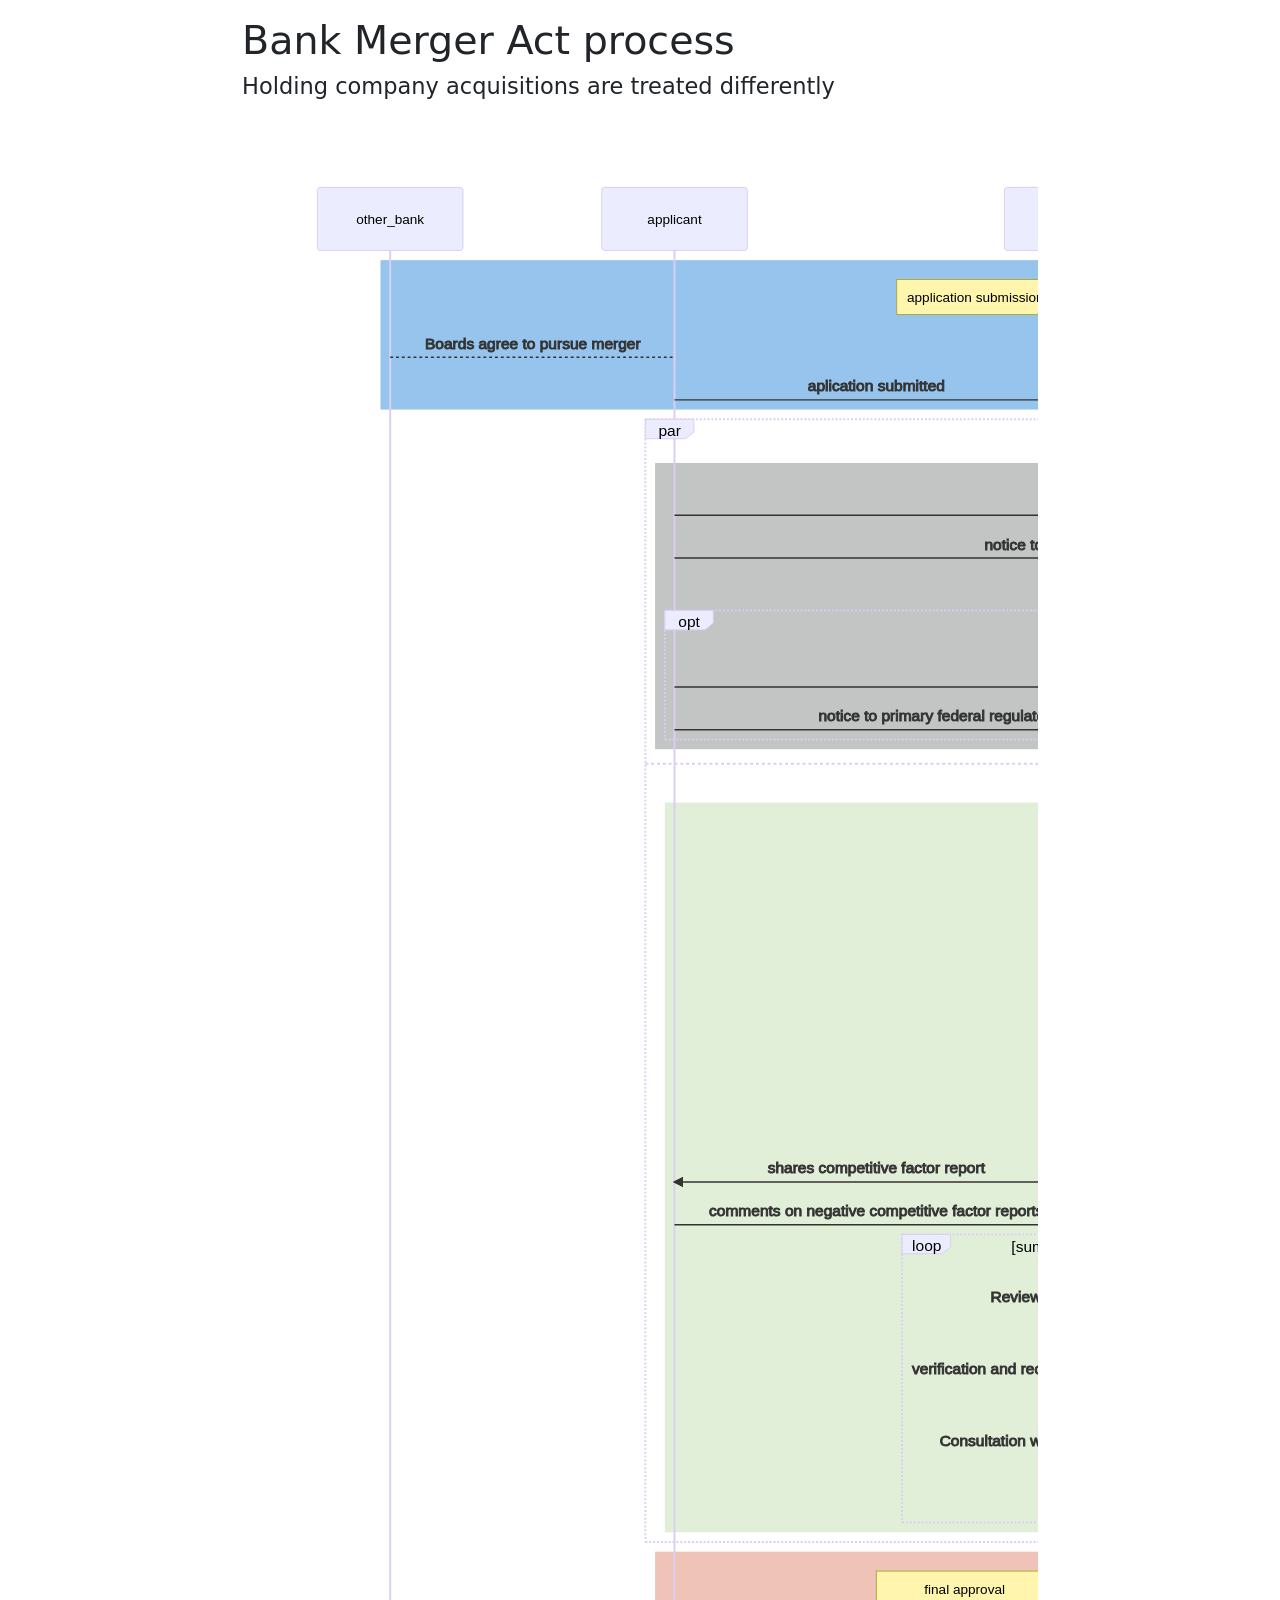
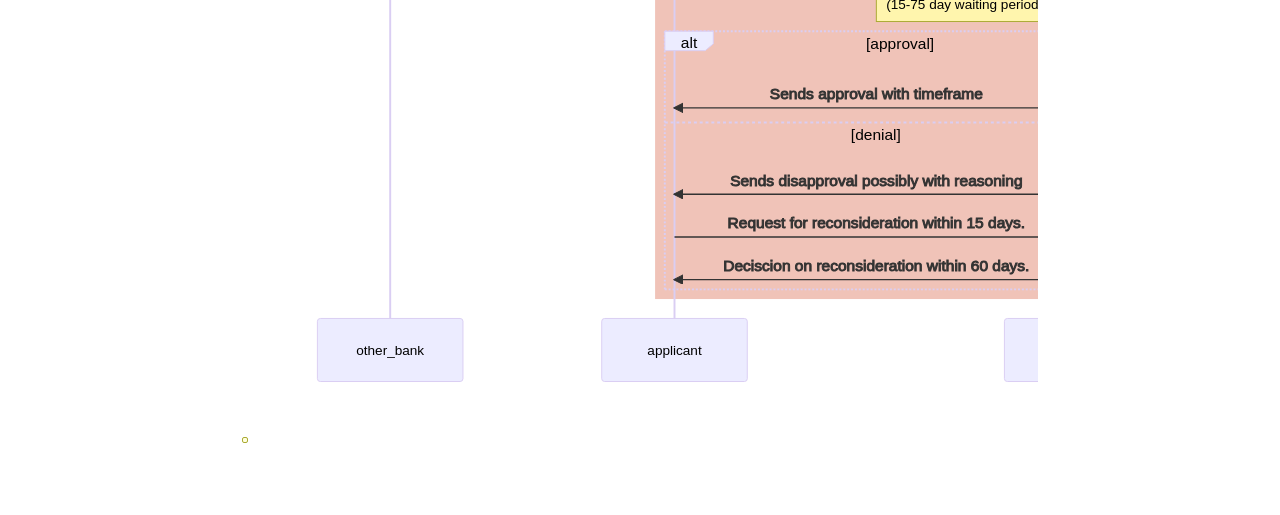
<file: index.html>
<!DOCTYPE html>
<html xmlns="http://www.w3.org/1999/xhtml" lang="en" xml:lang="en"><head>

<meta charset="utf-8">
<meta name="generator" content="quarto-1.2.247">

<meta name="viewport" content="width=device-width, initial-scale=1.0, user-scalable=yes">


<title>Bank Merger Act process</title>
<style>
code{white-space: pre-wrap;}
span.smallcaps{font-variant: small-caps;}
div.columns{display: flex; gap: min(4vw, 1.5em);}
div.column{flex: auto; overflow-x: auto;}
div.hanging-indent{margin-left: 1.5em; text-indent: -1.5em;}
ul.task-list{list-style: none;}
ul.task-list li input[type="checkbox"] {
  width: 0.8em;
  margin: 0 0.8em 0.2em -1.6em;
  vertical-align: middle;
}
</style>


<script src="diagram_files/libs/clipboard/clipboard.min.js"></script>
<script src="diagram_files/libs/quarto-html/quarto.js"></script>
<script src="diagram_files/libs/quarto-html/popper.min.js"></script>
<script src="diagram_files/libs/quarto-html/tippy.umd.min.js"></script>
<script src="diagram_files/libs/quarto-html/anchor.min.js"></script>
<link href="diagram_files/libs/quarto-html/tippy.css" rel="stylesheet">
<link href="diagram_files/libs/quarto-html/quarto-syntax-highlighting.css" rel="stylesheet" id="quarto-text-highlighting-styles">
<script src="diagram_files/libs/bootstrap/bootstrap.min.js"></script>
<link href="diagram_files/libs/bootstrap/bootstrap-icons.css" rel="stylesheet">
<link href="diagram_files/libs/bootstrap/bootstrap.min.css" rel="stylesheet" id="quarto-bootstrap" data-mode="light">
<script src="diagram_files/libs/quarto-diagram/mermaid.min.js"></script>
<script src="diagram_files/libs/quarto-diagram/mermaid-init.js"></script>
<link href="diagram_files/libs/quarto-diagram/mermaid.css" rel="stylesheet">


<link rel="stylesheet" href="styles.css">
</head>

<body class="fullcontent">

<div id="quarto-content" class="page-columns page-rows-contents page-layout-article">

<main class="content" id="quarto-document-content">

<header id="title-block-header" class="quarto-title-block default">
<div class="quarto-title">
<h1 class="title">Bank Merger Act process</h1>
<p class="subtitle lead">Holding company acquisitions are treated differently</p>
</div>



<div class="quarto-title-meta">

    
  
    
  </div>
  

</header>

<div class="cell">
<div class="cell-output-display">
<div>
<p>
</p><pre class="mermaid mermaid-js" data-tooltip-selector="#mermaid-tooltip-1">sequenceDiagram
  participant other_bank
  participant applicant
  participant FDIC
  participant other_regulators
  participant DOJ
  participant consumers

  rect rgb(150, 196, 237)
  Note left of FDIC: application submission
  other_bank--&gt;applicant: Boards agree to pursue merger
  applicant-&gt;&gt;FDIC: aplication submitted

  end
  
  par other notices 
    rect rgb(195, 196, 196)
    applicant-&gt;&gt;consumers: notice of merger publication
    applicant-&gt;&gt;states: notice to state banking regulators (although this may be through the Federal Reserve?)
    consumers-&gt;&gt;FDIC: comment period
    opt if branches closed 
      applicant-&gt;&gt;consumers: notice of branch closures 90 days before
      applicant-&gt;&gt;other_regulators: notice to primary federal regulator 90 days before
    end
    end

  and review period
    rect rgb(   226, 239, 216)
    Note right of consumers: review and verification &lt;br&gt; (60 days) 
    FDIC-&gt;&gt;DOJ: forward application and request competitive factor report
    DOJ-&gt;&gt;FDIC: competitive factor report 
    states-&gt;&gt;FDIC: confirmation of notification
     opt if merged greater than 30% of branches in state
      FDIC-&gt;&gt;states: exception process 
      states-&gt;&gt;FDIC: can allow excepted merger to continue
    end
    FDIC-&gt;&gt;applicant: shares competitive factor report
    applicant-&gt;&gt;FDIC: comments on negative competitive factor reports 
  loop summary of investigation
   FDIC-&gt;&gt;FDIC: Reviews statutory factors
   FDIC-&gt;&gt;FDIC: verification and reconciliation of branch closures 
   FDIC-&gt;&gt;FDIC: Consultation with supervisory regulators
   end
  end
  end
  
  rect rgb(240, 195, 184)
    Note left of FDIC: final approval &lt;br&gt; (15-75 day waiting period)
      alt approval
      FDIC-&gt;&gt;applicant: Sends approval with timeframe
      else denial 
      FDIC-&gt;&gt;applicant: Sends disapproval possibly with reasoning
      applicant-&gt;&gt;FDIC: Request for reconsideration within 15 days.
      FDIC-&gt;&gt;applicant: Deciscion on reconsideration within 60 days.
      end
  end
    
</pre>
<div id="mermaid-tooltip-1" class="mermaidTooltip">

</div>
<p></p>
</div>
</div>
</div>

</main>
<!-- /main column -->
<script id="quarto-html-after-body" type="application/javascript">
window.document.addEventListener("DOMContentLoaded", function (event) {
  const toggleBodyColorMode = (bsSheetEl) => {
    const mode = bsSheetEl.getAttribute("data-mode");
    const bodyEl = window.document.querySelector("body");
    if (mode === "dark") {
      bodyEl.classList.add("quarto-dark");
      bodyEl.classList.remove("quarto-light");
    } else {
      bodyEl.classList.add("quarto-light");
      bodyEl.classList.remove("quarto-dark");
    }
  }
  const toggleBodyColorPrimary = () => {
    const bsSheetEl = window.document.querySelector("link#quarto-bootstrap");
    if (bsSheetEl) {
      toggleBodyColorMode(bsSheetEl);
    }
  }
  toggleBodyColorPrimary();  
  const icon = "";
  const anchorJS = new window.AnchorJS();
  anchorJS.options = {
    placement: 'right',
    icon: icon
  };
  anchorJS.add('.anchored');
  const clipboard = new window.ClipboardJS('.code-copy-button', {
    target: function(trigger) {
      return trigger.previousElementSibling;
    }
  });
  clipboard.on('success', function(e) {
    // button target
    const button = e.trigger;
    // don't keep focus
    button.blur();
    // flash "checked"
    button.classList.add('code-copy-button-checked');
    var currentTitle = button.getAttribute("title");
    button.setAttribute("title", "Copied!");
    let tooltip;
    if (window.bootstrap) {
      button.setAttribute("data-bs-toggle", "tooltip");
      button.setAttribute("data-bs-placement", "left");
      button.setAttribute("data-bs-title", "Copied!");
      tooltip = new bootstrap.Tooltip(button, 
        { trigger: "manual", 
          customClass: "code-copy-button-tooltip",
          offset: [0, -8]});
      tooltip.show();    
    }
    setTimeout(function() {
      if (tooltip) {
        tooltip.hide();
        button.removeAttribute("data-bs-title");
        button.removeAttribute("data-bs-toggle");
        button.removeAttribute("data-bs-placement");
      }
      button.setAttribute("title", currentTitle);
      button.classList.remove('code-copy-button-checked');
    }, 1000);
    // clear code selection
    e.clearSelection();
  });
  function tippyHover(el, contentFn) {
    const config = {
      allowHTML: true,
      content: contentFn,
      maxWidth: 500,
      delay: 100,
      arrow: false,
      appendTo: function(el) {
          return el.parentElement;
      },
      interactive: true,
      interactiveBorder: 10,
      theme: 'quarto',
      placement: 'bottom-start'
    };
    window.tippy(el, config); 
  }
  const noterefs = window.document.querySelectorAll('a[role="doc-noteref"]');
  for (var i=0; i<noterefs.length; i++) {
    const ref = noterefs[i];
    tippyHover(ref, function() {
      // use id or data attribute instead here
      let href = ref.getAttribute('data-footnote-href') || ref.getAttribute('href');
      try { href = new URL(href).hash; } catch {}
      const id = href.replace(/^#\/?/, "");
      const note = window.document.getElementById(id);
      return note.innerHTML;
    });
  }
  const findCites = (el) => {
    const parentEl = el.parentElement;
    if (parentEl) {
      const cites = parentEl.dataset.cites;
      if (cites) {
        return {
          el,
          cites: cites.split(' ')
        };
      } else {
        return findCites(el.parentElement)
      }
    } else {
      return undefined;
    }
  };
  var bibliorefs = window.document.querySelectorAll('a[role="doc-biblioref"]');
  for (var i=0; i<bibliorefs.length; i++) {
    const ref = bibliorefs[i];
    const citeInfo = findCites(ref);
    if (citeInfo) {
      tippyHover(citeInfo.el, function() {
        var popup = window.document.createElement('div');
        citeInfo.cites.forEach(function(cite) {
          var citeDiv = window.document.createElement('div');
          citeDiv.classList.add('hanging-indent');
          citeDiv.classList.add('csl-entry');
          var biblioDiv = window.document.getElementById('ref-' + cite);
          if (biblioDiv) {
            citeDiv.innerHTML = biblioDiv.innerHTML;
          }
          popup.appendChild(citeDiv);
        });
        return popup.innerHTML;
      });
    }
  }
});
</script>
</div> <!-- /content -->



</body></html>
</file>
<file: diagram_files/libs/quarto-html/tippy.css>
.tippy-box[data-animation=fade][data-state=hidden]{opacity:0}[data-tippy-root]{max-width:calc(100vw - 10px)}.tippy-box{position:relative;background-color:#333;color:#fff;border-radius:4px;font-size:14px;line-height:1.4;white-space:normal;outline:0;transition-property:transform,visibility,opacity}.tippy-box[data-placement^=top]>.tippy-arrow{bottom:0}.tippy-box[data-placement^=top]>.tippy-arrow:before{bottom:-7px;left:0;border-width:8px 8px 0;border-top-color:initial;transform-origin:center top}.tippy-box[data-placement^=bottom]>.tippy-arrow{top:0}.tippy-box[data-placement^=bottom]>.tippy-arrow:before{top:-7px;left:0;border-width:0 8px 8px;border-bottom-color:initial;transform-origin:center bottom}.tippy-box[data-placement^=left]>.tippy-arrow{right:0}.tippy-box[data-placement^=left]>.tippy-arrow:before{border-width:8px 0 8px 8px;border-left-color:initial;right:-7px;transform-origin:center left}.tippy-box[data-placement^=right]>.tippy-arrow{left:0}.tippy-box[data-placement^=right]>.tippy-arrow:before{left:-7px;border-width:8px 8px 8px 0;border-right-color:initial;transform-origin:center right}.tippy-box[data-inertia][data-state=visible]{transition-timing-function:cubic-bezier(.54,1.5,.38,1.11)}.tippy-arrow{width:16px;height:16px;color:#333}.tippy-arrow:before{content:"";position:absolute;border-color:transparent;border-style:solid}.tippy-content{position:relative;padding:5px 9px;z-index:1}
</file>
<file: diagram_files/libs/quarto-html/quarto-syntax-highlighting.css>
/* quarto syntax highlight colors */
:root {
  --quarto-hl-ot-color: #003B4F;
  --quarto-hl-at-color: #657422;
  --quarto-hl-ss-color: #20794D;
  --quarto-hl-an-color: #5E5E5E;
  --quarto-hl-fu-color: #4758AB;
  --quarto-hl-st-color: #20794D;
  --quarto-hl-cf-color: #003B4F;
  --quarto-hl-op-color: #5E5E5E;
  --quarto-hl-er-color: #AD0000;
  --quarto-hl-bn-color: #AD0000;
  --quarto-hl-al-color: #AD0000;
  --quarto-hl-va-color: #111111;
  --quarto-hl-bu-color: inherit;
  --quarto-hl-ex-color: inherit;
  --quarto-hl-pp-color: #AD0000;
  --quarto-hl-in-color: #5E5E5E;
  --quarto-hl-vs-color: #20794D;
  --quarto-hl-wa-color: #5E5E5E;
  --quarto-hl-do-color: #5E5E5E;
  --quarto-hl-im-color: #00769E;
  --quarto-hl-ch-color: #20794D;
  --quarto-hl-dt-color: #AD0000;
  --quarto-hl-fl-color: #AD0000;
  --quarto-hl-co-color: #5E5E5E;
  --quarto-hl-cv-color: #5E5E5E;
  --quarto-hl-cn-color: #8f5902;
  --quarto-hl-sc-color: #5E5E5E;
  --quarto-hl-dv-color: #AD0000;
  --quarto-hl-kw-color: #003B4F;
}

/* other quarto variables */
:root {
  --quarto-font-monospace: SFMono-Regular, Menlo, Monaco, Consolas, "Liberation Mono", "Courier New", monospace;
}

pre > code.sourceCode > span {
  color: #003B4F;
}

code span {
  color: #003B4F;
}

code.sourceCode > span {
  color: #003B4F;
}

div.sourceCode,
div.sourceCode pre.sourceCode {
  color: #003B4F;
}

code span.ot {
  color: #003B4F;
}

code span.at {
  color: #657422;
}

code span.ss {
  color: #20794D;
}

code span.an {
  color: #5E5E5E;
}

code span.fu {
  color: #4758AB;
}

code span.st {
  color: #20794D;
}

code span.cf {
  color: #003B4F;
}

code span.op {
  color: #5E5E5E;
}

code span.er {
  color: #AD0000;
}

code span.bn {
  color: #AD0000;
}

code span.al {
  color: #AD0000;
}

code span.va {
  color: #111111;
}

code span.pp {
  color: #AD0000;
}

code span.in {
  color: #5E5E5E;
}

code span.vs {
  color: #20794D;
}

code span.wa {
  color: #5E5E5E;
  font-style: italic;
}

code span.do {
  color: #5E5E5E;
  font-style: italic;
}

code span.im {
  color: #00769E;
}

code span.ch {
  color: #20794D;
}

code span.dt {
  color: #AD0000;
}

code span.fl {
  color: #AD0000;
}

code span.co {
  color: #5E5E5E;
}

code span.cv {
  color: #5E5E5E;
  font-style: italic;
}

code span.cn {
  color: #8f5902;
}

code span.sc {
  color: #5E5E5E;
}

code span.dv {
  color: #AD0000;
}

code span.kw {
  color: #003B4F;
}

.prevent-inlining {
  content: "</";
}

/*# sourceMappingURL=debc5d5d77c3f9108843748ff7464032.css.map */
</file>
<file: diagram_files/libs/quarto-diagram/mermaid.css>
.mermaidTooltip {
  position: absolute;
  text-align: center;
  max-width: 200px;
  padding: 2px;
  font-family: "trebuchet ms", verdana, arial;
  font-size: 12px;
  background: #ffffde;
  border: 1px solid #aaaa33;
  border-radius: 2px;
  pointer-events: none;
  z-index: 1000;
}
</file>
<file: styles.css>
.mermaid svg {height: auto; padding: 20pt;}
</file>
